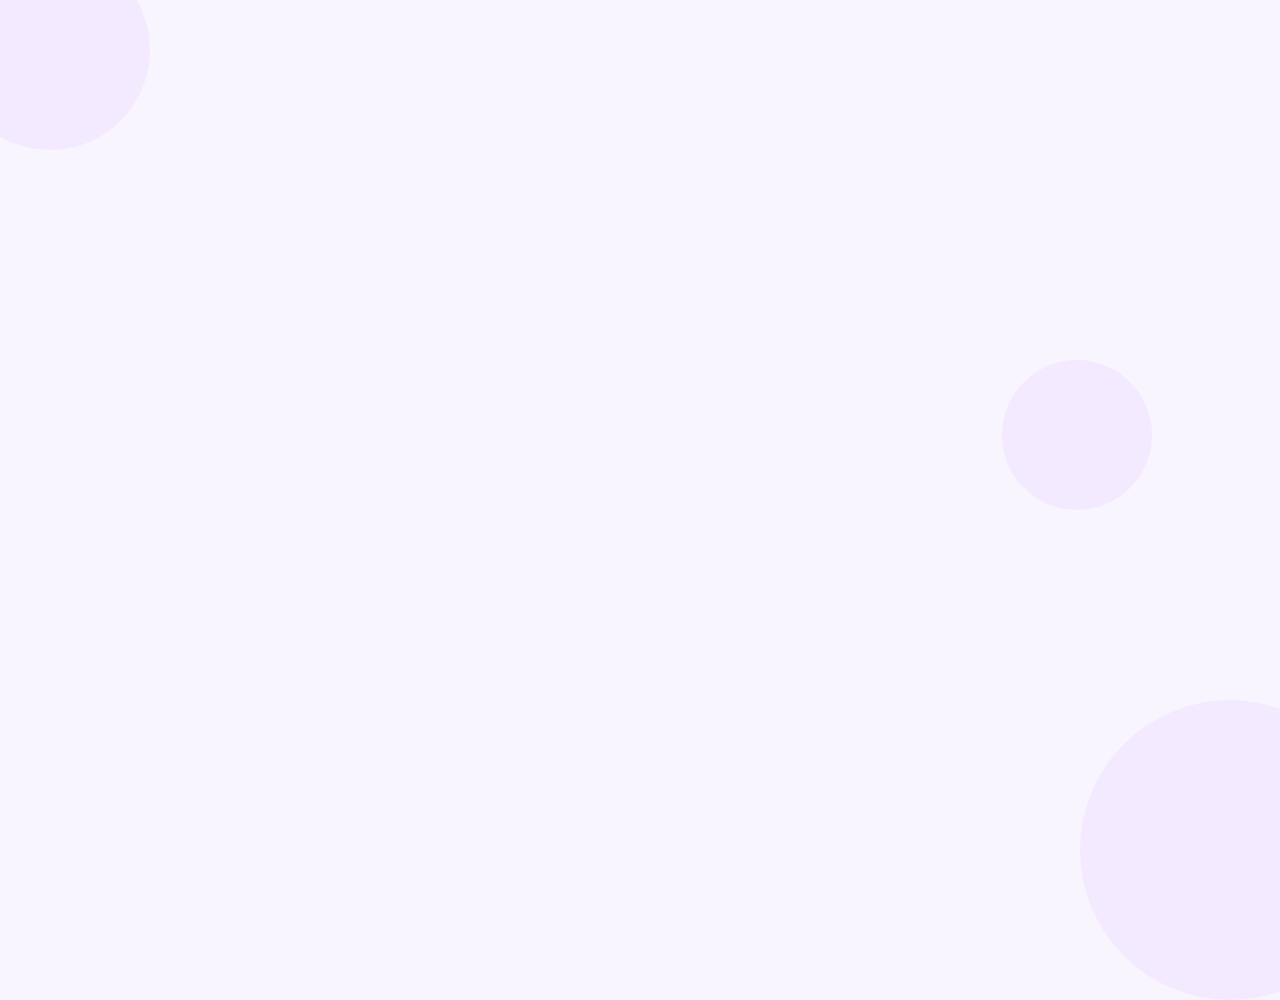
<file: cards.htm>
<!DOCTYPE html>
<html lang="en">
<head>
    <meta charset="UTF-8">
    <meta name="viewport" content="width=device-width, initial-scale=1.0">
    <title>Perimenopause Symptoms Checker</title>
    <style>
        * {
            margin: 0;
            padding: 0;
            box-sizing: border-box;
            font-family: 'Poppins', sans-serif;
        }
        
        body {
            background-color: #f8f5ff;
            color: #333;
            line-height: 1.6;
        }
        
        .symptoms-checker {
            max-width: 1200px;
            margin: 0 auto;
            padding: 80px 20px;
        }
        
        .symptoms-header {
            text-align: center;
            margin-bottom: 60px;
            position: relative;
        }
        
        .symptoms-title {
            font-size: 2.5rem;
            font-weight: 700;
            color: #5a287d;
            margin-bottom: 20px;
            position: relative;
            display: inline-block;
        }
        
        .symptoms-title::before {
            content: '';
            position: absolute;
            width: 60px;
            height: 60px;
            background-color: rgba(230, 190, 255, 0.3);
            border-radius: 50%;
            top: -15px;
            left: -20px;
            z-index: -1;
        }
        
        .symptoms-subtitle {
            font-size: 1.2rem;
            color: #7d5b9e;
            max-width: 700px;
            margin: 0 auto;
        }
        
        .symptoms-container {
            position: relative;
        }
        
        .symptoms-list {
            display: flex;
            flex-wrap: wrap;
            gap: 20px;
            margin-bottom: 50px;
        }
        
        .symptom-item {
            flex: 1 1 220px;
            padding: 30px;
            background: white;
            border-radius: 20px;
            box-shadow: 0 10px 30px rgba(125, 91, 158, 0.08);
            transition: all 0.3s ease;
            position: relative;
            overflow: hidden;
            cursor: pointer;
        }
        
        .symptom-item:hover {
            transform: translateY(-5px);
            box-shadow: 0 15px 40px rgba(125, 91, 158, 0.15);
        }
        
        .symptom-badge {
            position: absolute;
            top: 0;
            right: 0;
            width: 0;
            height: 0;
            border-style: solid;
            border-width: 0 50px 50px 0;
            border-color: transparent #e6beff transparent transparent;
            opacity: 0;
            transition: all 0.3s ease;
        }
        
        .symptom-item:hover .symptom-badge {
            opacity: 1;
        }
        
        .symptom-icon {
            width: 50px;
            height: 50px;
            background: linear-gradient(135deg, #f5eeff 0%, #e6beff 100%);
            border-radius: 12px;
            display: flex;
            align-items: center;
            justify-content: center;
            margin-bottom: 20px;
            transition: all 0.3s ease;
        }
        
        .symptom-item:hover .symptom-icon {
            transform: scale(1.1);
            background: linear-gradient(135deg, #e6beff 0%, #ca8dff 100%);
        }
        
        .symptom-icon svg {
            width: 24px;
            height: 24px;
            fill: #5a287d;
        }
        
        .symptom-name {
            font-size: 1.2rem;
            font-weight: 600;
            color: #5a287d;
            margin-bottom: 10px;
            transition: all 0.3s ease;
        }
        
        .symptom-item:hover .symptom-name {
            color: #7d5b9e;
        }
        
        .symptom-description {
            font-size: 0.95rem;
            color: #666;
            line-height: 1.5;
        }
        
        .action-container {
            text-align: center;
            margin-top: 30px;
            padding: 40px;
            background: linear-gradient(135deg, #7d5b9e 0%, #5a287d 100%);
            border-radius: 20px;
            box-shadow: 0 15px 40px rgba(90, 40, 125, 0.2);
            color: white;
        }
        
        .action-title {
            font-size: 1.8rem;
            font-weight: 700;
            margin-bottom: 15px;
        }
        
        .action-subtitle {
            font-size: 1.1rem;
            max-width: 700px;
            margin: 0 auto 30px;
            opacity: 0.9;
        }
        
        .action-button {
            padding: 16px 40px;
            font-size: 1.1rem;
            font-weight: 600;
            background: white;
            color: #5a287d;
            border: none;
            border-radius: 50px;
            cursor: pointer;
            transition: all 0.3s ease;
            box-shadow: 0 10px 20px rgba(0, 0, 0, 0.1);
        }
        
        .action-button:hover {
            transform: scale(1.05);
            box-shadow: 0 15px 30px rgba(0, 0, 0, 0.15);
        }
        
        .circle-decoration {
            position: absolute;
            border-radius: 50%;
            background: rgba(230, 190, 255, 0.2);
            z-index: -1;
        }
        
        .circle-1 {
            width: 200px;
            height: 200px;
            top: -50px;
            left: -50px;
        }
        
        .circle-2 {
            width: 300px;
            height: 300px;
            bottom: -100px;
            right: -100px;
        }
        
        .circle-3 {
            width: 150px;
            height: 150px;
            top: 40%;
            right: 10%;
        }
        
        @media (max-width: 768px) {
            .symptoms-title {
                font-size: 2rem;
            }
            
            .symptoms-subtitle {
                font-size: 1rem;
            }
            
            .symptom-item {
                flex: 1 1 100%;
            }
            
            .action-title {
                font-size: 1.5rem;
            }
        }
        
        /* Animation keyframes */
        @keyframes fadeIn {
            from { opacity: 0; }
            to { opacity: 1; }
        }
        
        .fade-in {
            opacity: 0;
            animation: fadeIn 0.8s ease forwards;
        }
        
        .delay-1 { animation-delay: 0.1s; }
        .delay-2 { animation-delay: 0.2s; }
        .delay-3 { animation-delay: 0.3s; }
        .delay-4 { animation-delay: 0.4s; }
        .delay-5 { animation-delay: 0.5s; }
        .delay-6 { animation-delay: 0.6s; }
        .delay-7 { animation-delay: 0.7s; }
        .delay-8 { animation-delay: 0.8s; }
        .delay-9 { animation-delay: 0.9s; }
        .delay-10 { animation-delay: 1s; }
        .delay-11 { animation-delay: 1.1s; }
        .delay-12 { animation-delay: 1.2s; }
        
        /* Checkbox styling */
        .checkbox-container {
            display: flex;
            align-items: center;
            margin-top: 15px;
        }
        
        .custom-checkbox {
            width: 20px;
            height: 20px;
            border: 2px solid #e6beff;
            border-radius: 4px;
            display: inline-block;
            position: relative;
            margin-right: 10px;
            cursor: pointer;
            transition: all 0.3s ease;
        }
        
        .custom-checkbox svg {
            position: absolute;
            top: 50%;
            left: 50%;
            transform: translate(-50%, -50%);
            width: 12px;
            height: 12px;
            display: none;
        }
        
        
        .symptom-item:hover .custom-checkbox {
            border-color: #7d5b9e;
        }
        
        
    </style>
</head>
<body>
    <section class="symptoms-checker">
        <div class="circle-decoration circle-1"></div>
        <div class="circle-decoration circle-2"></div>
        <div class="circle-decoration circle-3"></div>
        
        <header class="symptoms-header fade-in">
            <h2 class="symptoms-title">Are You Noticing Any Of These Perimenopause Symptoms?</h2>
          
        </header>
        
        <div class="symptoms-container">
            <div class="symptoms-list">
                <div class="symptom-item fade-in delay-1">
                    <div class="symptom-badge"></div>
                    <div class="symptom-icon">
                        <svg viewBox="0 0 24 24" xmlns="http://www.w3.org/2000/svg">
                            <path d="M19,5h-2V3a1,1,0,0,0-2,0V5H9V3A1,1,0,0,0,7,3V5H5A3,3,0,0,0,2,8v8a3,3,0,0,0,3,3H19a3,3,0,0,0,3-3V8A3,3,0,0,0,19,5Zm1,11a1,1,0,0,1-1,1H5a1,1,0,0,1-1-1V8A1,1,0,0,1,5,7H7V8A1,1,0,0,0,9,8V7h6V8a1,1,0,0,0,2,0V7h2a1,1,0,0,1,1,1Z"/>
                        </svg>
                    </div>
                    <h3 class="symptom-name">Irregular Periods</h3>
                    
                </div>
                
                <div class="symptom-item fade-in delay-2">
                    <div class="symptom-badge"></div>
                    <div class="symptom-icon">
                        <svg viewBox="0 0 24 24" xmlns="http://www.w3.org/2000/svg">
                            <path d="M12,3.57a1,1,0,0,0,1-1V1a1,1,0,0,0-2,0V2.57A1,1,0,0,0,12,3.57Z"/>
                            <path d="M16,5a1,1,0,0,0,.71-.29l1-1a1,1,0,0,0-1.42-1.42l-1,1A1,1,0,0,0,16,5Z"/>
                            <path d="M21,11H19.43a1,1,0,0,0,0,2H21a1,1,0,0,0,0-2Z"/>
                            <path d="M17.31,15.29a1,1,0,0,0-1.42,1.42l1,1a1,1,0,0,0,1.42,0,1,1,0,0,0,0-1.42Z"/>
                            <path d="M12,20.43a1,1,0,0,0-1,1V23a1,1,0,0,0,2,0V21.43A1,1,0,0,0,12,20.43Z"/>
                            <path d="M6.69,15.29l-1,1a1,1,0,0,0,0,1.42,1,1,0,0,0,1.42,0l1-1a1,1,0,0,0-1.42-1.42Z"/>
                            <path d="M4.57,12a1,1,0,0,0-1-1H2a1,1,0,0,0,0,2H3.57A1,1,0,0,0,4.57,12Z"/>
                            <path d="M8,5a1,1,0,0,0,.71-.29,1,1,0,0,0,0-1.42l-1-1A1,1,0,0,0,6.29,3.71Z"/>
                            <path d="M12,6a6,6,0,1,0,6,6A6,6,0,0,0,12,6Zm0,10a4,4,0,1,1,4-4A4,4,0,0,1,12,16Z"/>
                        </svg>
                    </div>
                    <h3 class="symptom-name">Hot Flashes & Night Sweats</h3>
                    
                </div>
                
                <div class="symptom-item fade-in delay-3">
                    <div class="symptom-badge"></div>
                    <div class="symptom-icon">
                        <svg viewBox="0 0 24 24" xmlns="http://www.w3.org/2000/svg">
                            <path d="M18,2H6A1,1,0,0,0,5,3V21a1,1,0,0,0,1,1H18a1,1,0,0,0,1-1V3A1,1,0,0,0,18,2ZM17,20H7V4H17Z"/>
                            <path d="M13,9H11a1,1,0,0,0,0,2h2a1,1,0,0,0,0-2Z"/>
                            <path d="M13,13H11a1,1,0,0,0,0,2h2a1,1,0,0,0,0-2Z"/>
                        </svg>
                    </div>
                    <h3 class="symptom-name">Sudden Weight Gain</h3>
                    
                </div>
                
                <div class="symptom-item fade-in delay-4">
                    <div class="symptom-badge"></div>
                    <div class="symptom-icon">
                        <svg viewBox="0 0 24 24" xmlns="http://www.w3.org/2000/svg">
                            <path d="M9,11h6a1,1,0,0,0,0-2H9a1,1,0,0,0,0,2Z"/>
                            <path d="M9,7h6a1,1,0,0,0,0-2H9A1,1,0,0,0,9,7Z"/>
                            <path d="M9,15h4a1,1,0,0,0,0-2H9a1,1,0,0,0,0,2Z"/>
                            <path d="M19,2H5A3,3,0,0,0,2,5V19a3,3,0,0,0,3,3H19a3,3,0,0,0,3-3V5A3,3,0,0,0,19,2Zm1,17a1,1,0,0,1-1,1H5a1,1,0,0,1-1-1V5A1,1,0,0,1,5,4H19a1,1,0,0,1,1,1Z"/>
                        </svg>
                    </div>
                    <h3 class="symptom-name">Sleep Issues & Insomnia</h3>
                  
                </div>
                
                <div class="symptom-item fade-in delay-5">
                    <div class="symptom-badge"></div>
                    <div class="symptom-icon">
                        <svg viewBox="0 0 24 24" xmlns="http://www.w3.org/2000/svg">
                            <path d="M17.47,9.29l-4-4a1,1,0,0,0-1.42,1.42l4,4a1,1,0,0,0,1.42,0A1,1,0,0,0,17.47,9.29Z"/>
                            <path d="M17,18H7a1,1,0,0,0,0,2H17a1,1,0,0,0,0-2Z"/>
                            <path d="M7.2,11l4-4A1,1,0,0,0,9.8,5.6l-4,4a1,1,0,0,0,1.4,1.4Z"/>
                            <path d="M19,4H5A3,3,0,0,0,2,7V17a3,3,0,0,0,3,3H19a3,3,0,0,0,3-3V7A3,3,0,0,0,19,4Zm1,13a1,1,0,0,1-1,1H5a1,1,0,0,1-1-1V7A1,1,0,0,1,5,6H19a1,1,0,0,1,1,1Z"/>
                        </svg>
                    </div>
                    <h3 class="symptom-name">Low Energy & Constant Fatigue</h3>
                   
                </div>
                
                <div class="symptom-item fade-in delay-6">
                    <div class="symptom-badge"></div>
                    <div class="symptom-icon">
                        <svg viewBox="0 0 24 24" xmlns="http://www.w3.org/2000/svg">
                            <path d="M21,11H19.93A8,8,0,0,0,13,4.07V3a1,1,0,0,0-2,0V4.07A8,8,0,0,0,4.07,11H3a1,1,0,0,0,0,2H4.07A8,8,0,0,0,11,19.93V21a1,1,0,0,0,2,0V19.93A8,8,0,0,0,19.93,13H21a1,1,0,0,0,0-2Zm-9,7A6,6,0,0,1,6,12a5.94,5.94,0,0,1,.86-3.09l7.23,7.23A5.94,5.94,0,0,1,12,18Zm5.14-3.91L9.91,6.86A5.94,5.94,0,0,1,12,6a6,6,0,0,1,6,6A5.94,5.94,0,0,1,17.14,14.09Z"/>
                        </svg>
                    </div>
                    <h3 class="symptom-name">Joint & Muscle Pain</h3>
                </div>
                
                <div class="symptom-item fade-in delay-7">
                    <div class="symptom-badge"></div>
                    <div class="symptom-icon">
                        <svg viewBox="0 0 24 24" xmlns="http://www.w3.org/2000/svg">
                            <path d="M14.83,11.29,10.59,7.05a1,1,0,0,0-1.42,0,1,1,0,0,0,0,1.41L12.71,12,9.17,15.54a1,1,0,0,0,0,1.41,1,1,0,0,0,.71.29,1,1,0,0,0,.71-.29l4.24-4.24A1,1,0,0,0,14.83,11.29Z"/>
                        </svg>
                    </div>
                    <h3 class="symptom-name">Mood Swings or Irritability</h3>
                </div>
                
                <div class="symptom-item fade-in delay-8">
                    <div class="symptom-badge"></div>
                    <div class="symptom-icon">
                        <svg viewBox="0 0 24 24" xmlns="http://www.w3.org/2000/svg">
                            <path d="M14,15h-4a1,1,0,0,0,0,2h4a1,1,0,0,0,0-2Z"/>
                            <path d="M19,3H5A3,3,0,0,0,2,6v8a3,3,0,0,0,3,3H8v2H5a1,1,0,0,0,0,2H19a1,1,0,0,0,0-2H16V17h3a3,3,0,0,0,3-3V6A3,3,0,0,0,19,3Zm1,11a1,1,0,0,1-1,1H5a1,1,0,0,1-1-1V6A1,1,0,0,1,5,5H19a1,1,0,0,1,1,1Z"/>
                        </svg>
                    </div>
                    <h3 class="symptom-name">Skin Dryness & Wrinkles</h3>
                </div>
                
                <div class="symptom-item fade-in delay-9">
                    <div class="symptom-badge"></div>
                    <div class="symptom-icon">
                        <svg viewBox="0 0 24 24" xmlns="http://www.w3.org/2000/svg">
                            <path d="M10,6A1,1,0,0,0,9,7v8a1,1,0,0,0,1.5.86l6-4a1,1,0,0,0,0-1.72l-6-4A1,1,0,0,0,10,6Z"/>
                        </svg>
                    </div>
                    <h3 class="symptom-name">Hair Thinning or Loss</h3>
                   
                </div>

                <div class="symptom-item fade-in delay-9">
                    <div class="symptom-badge"></div>
                    <div class="symptom-icon">
                        <svg viewBox="0 0 24 24" xmlns="http://www.w3.org/2000/svg">
                            <path d="M10,6A1,1,0,0,0,9,7v8a1,1,0,0,0,1.5.86l6-4a1,1,0,0,0,0-1.72l-6-4A1,1,0,0,0,10,6Z"/>
                        </svg>
                    </div>
                    <h3 class="symptom-name">anxiety</h3>
                   
                </div>

                <div class="symptom-item fade-in delay-9">
                    <div class="symptom-badge"></div>
                    <div class="symptom-icon">
                        <svg viewBox="0 0 24 24" xmlns="http://www.w3.org/2000/svg">
                            <path d="M10,6A1,1,0,0,0,9,7v8a1,1,0,0,0,1.5.86l6-4a1,1,0,0,0,0-1.72l-6-4A1,1,0,0,0,10,6Z"/>
                        </svg>
                    </div>
                    <h3 class="symptom-name">depression</h3>
                   
                </div>

                <div class="symptom-item fade-in delay-9">
                    <div class="symptom-badge"></div>
                    <div class="symptom-icon">
                        <svg viewBox="0 0 24 24" xmlns="http://www.w3.org/2000/svg">
                            <path d="M10,6A1,1,0,0,0,9,7v8a1,1,0,0,0,1.5.86l6-4a1,1,0,0,0,0-1.72l-6-4A1,1,0,0,0,10,6Z"/>
                        </svg>
                    </div>
                    <h3 class="symptom-name">Intimacy challenges</h3>
                    
                </div>


            </div>
            
        </div>
    </section>

    

</body>
</html>
</file>
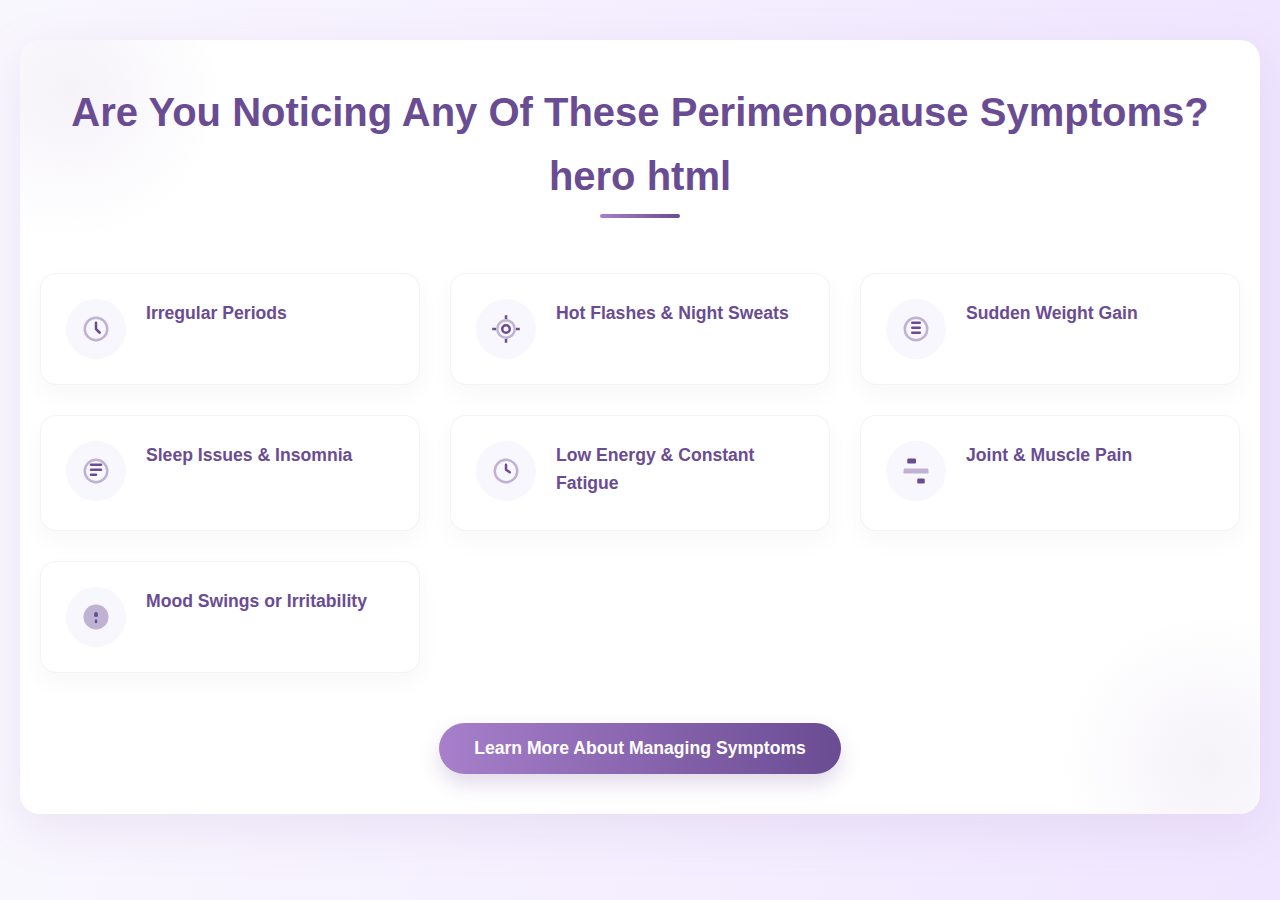
<file: hero.htm>
<!DOCTYPE html>
<html lang="en">
<head>
    <meta charset="UTF-8">
    <meta name="viewport" content="width=device-width, initial-scale=1.0">
    <title>Perimenopause Symptoms</title>
    <style>
        * {
            margin: 0;
            padding: 0;
            box-sizing: border-box;
            font-family: 'Montserrat', sans-serif;
        }
        
        body {
            background: linear-gradient(to right, #f9f7fe, #f0e6ff);
            color: #333;
            line-height: 1.6;
            padding: 40px 20px;
        }
        
        .symptoms-section {
            max-width: 1500px;
            margin: 0 auto;
            padding: 40px 20px;
            background-color: white;
            border-radius: 20px;
            box-shadow: 0 15px 50px rgba(158, 125, 190, 0.15);
            position: relative;
            overflow: hidden;
        }
        
        .accent-blob {
            position: absolute;
            width: 300px;
            height: 300px;
            background: radial-gradient(circle, rgba(158, 125, 190, 0.1) 0%, rgba(255, 255, 255, 0) 70%);
            border-radius: 100%;
            z-index: 0;
        }
        
        .blob-1 {
            top: -100px;
            left: -100px;
        }
        
        .blob-2 {
            bottom: -100px;
            right: -100px;
        }
        
        .section-header {
            text-align: center;
            margin-bottom: 50px;
            position: relative;
            z-index: 1;
        }
        
        .section-title {
            font-size: 2.5rem;
            font-weight: 700;
            color: #6a4c93;
            margin-bottom: 15px;
            position: relative;
            display: inline-block;
        }
        
        .section-title::after {
            content: '';
            position: absolute;
            bottom: -10px;
            left: 50%;
            transform: translateX(-50%);
            width: 80px;
            height: 4px;
            background: linear-gradient(to right, #a77fca, #6a4c93);
            border-radius: 2px;
        }
        
        .symptoms-grid {
            display: grid;
            grid-template-columns: repeat(auto-fit, minmax(280px, 1fr));
            gap: 30px;
            position: relative;
            z-index: 1;
        }
        
        .symptom-card {
            background: white;
            border-radius: 16px;
            padding: 25px;
            transition: all 0.3s ease;
            display: flex;
            align-items: flex-start;
            box-shadow: 0 10px 25px rgba(0,0,0,0.03);
            border: 1px solid rgba(158, 125, 190, 0.1);
            position: relative;
            overflow: hidden;
        }
        
        .symptom-card:hover {
            transform: translateY(-5px);
            box-shadow: 0 15px 35px rgba(158, 125, 190, 0.2);
            border-color: rgba(158, 125, 190, 0.3);
        }
        
        .symptom-card::before {
            content: '';
            position: absolute;
            top: 0;
            left: 0;
            width: 5px;
            height: 0;
            background: linear-gradient(to bottom, #a77fca, #6a4c93);
            transition: height 0.5s ease;
        }
        
        .symptom-card:hover::before {
            height: 100%;
        }
        
        .icon-container {
            width: 60px;
            height: 60px;
            background-color: #f9f7fe;
            border-radius: 50%;
            display: flex;
            justify-content: center;
            align-items: center;
            margin-right: 20px;
            position: relative;
            transition: all 0.3s ease;
        }
        
        .symptom-card:hover .icon-container {
            background-color: #e9e1f8;
        }
        
        .icon {
            width: 30px;
            height: 30px;
            fill: #6a4c93;
            transition: all 0.3s ease;
        }
        
        .symptom-card:hover .icon {
            transform: scale(1.1);
        }
        
        .symptom-content {
            flex: 1;
        }
        
        .symptom-title {
            font-size: 1.1rem;
            font-weight: 600;
            color: #6a4c93;
            margin-bottom: 8px;
        }
        
        .symptom-description {
            font-size: 0.95rem;
            color: #666;
            line-height: 1.5;
        }
        
        .cta-container {
            text-align: center;
            margin-top: 50px;
            position: relative;
            z-index: 1;
        }
        
        .cta-button {
            padding: 15px 35px;
            font-size: 1.1rem;
            font-weight: 600;
            background: linear-gradient(to right, #a77fca, #6a4c93);
            color: white;
            border: none;
            border-radius: 50px;
            cursor: pointer;
            transition: all 0.3s ease;
            box-shadow: 0 10px 20px rgba(106, 76, 147, 0.2);
        }
        
        .cta-button:hover {
            transform: translateY(-3px);
            box-shadow: 0 15px 30px rgba(106, 76, 147, 0.3);
        }
        
        @media (max-width: 768px) {
            .section-title {
                font-size: 2rem;
            }
            
            .symptoms-grid {
                grid-template-columns: 1fr;
            }
        }
        
        /* Animation for cards */
        @keyframes fadeInUp {
            from {
                opacity: 0;
                transform: translateY(20px);
            }
            to {
                opacity: 1;
                transform: translateY(0);
            }
        }
        
        .symptom-card {
            opacity: 0;
            animation: fadeInUp 0.6s ease forwards;
        }
        
        .symptom-card:nth-child(1) { animation-delay: 0.1s; }
        .symptom-card:nth-child(2) { animation-delay: 0.2s; }
        .symptom-card:nth-child(3) { animation-delay: 0.3s; }
        .symptom-card:nth-child(4) { animation-delay: 0.4s; }
        .symptom-card:nth-child(5) { animation-delay: 0.5s; }
        .symptom-card:nth-child(6) { animation-delay: 0.6s; }
        .symptom-card:nth-child(7) { animation-delay: 0.7s; }
        .symptom-card:nth-child(8) { animation-delay: 0.8s; }
    </style>
</head>
<body>
    <section class="symptoms-section">
        <div class="accent-blob blob-1"></div>
        <div class="accent-blob blob-2"></div>
        
        <header class="section-header">
            <h2 class="section-title">Are You Noticing Any Of These Perimenopause Symptoms? hero html</h2>
        </header>
        
        <div class="symptoms-grid">
            <div class="symptom-card">
                <div class="icon-container">
                    <svg class="icon" xmlns="http://www.w3.org/2000/svg" viewBox="0 0 24 24">
                        <path d="M12,2A10,10,0,1,0,22,12,10,10,0,0,0,12,2Zm0,18a8,8,0,1,1,8-8A8,8,0,0,1,12,20Z" opacity="0.4"/>
                        <path d="M12,6a1,1,0,0,0-1,1v5a1,1,0,0,0,.293.707l3,3a1,1,0,0,0,1.414-1.414L13,11.586V7A1,1,0,0,0,12,6Z"/>
                    </svg>
                </div>
                <div class="symptom-content">
                    <h3 class="symptom-title">Irregular Periods</h3>
                    <!-- <p class="symptom-description">Changes in cycle length, flow, and unpredictable timing as hormones fluctuate.</p> -->
                </div>
            </div>
            
            <div class="symptom-card">
                <div class="icon-container">
                    <svg class="icon" xmlns="http://www.w3.org/2000/svg" viewBox="0 0 24 24">
                        <path d="M12,4a8,8,0,1,0,8,8A8,8,0,0,0,12,4Zm0,14a6,6,0,1,1,6-6A6,6,0,0,1,12,18Z" opacity="0.4"/>
                        <path d="M12,8a4,4,0,1,0,4,4A4,4,0,0,0,12,8Zm0,6a2,2,0,1,1,2-2A2,2,0,0,1,12,14Z"/>
                        <rect x="11" y="1" width="2" height="3"/>
                        <rect x="11" y="20" width="2" height="3"/>
                        <rect x="1" y="11" width="3" height="2"/>
                        <rect x="20" y="11" width="3" height="2"/>
                    </svg>
                </div>
                <div class="symptom-content">
                    <h3 class="symptom-title">Hot Flashes & Night Sweats</h3>
                    <!-- <p class="symptom-description">Sudden feelings of warmth spreading throughout your body, often accompanied by sweating.</p> -->
                </div>
            </div>
            
            <div class="symptom-card">
                <div class="icon-container">
                    <svg class="icon" xmlns="http://www.w3.org/2000/svg" viewBox="0 0 24 24">
                        <path d="M12,2A10,10,0,1,0,22,12,10,10,0,0,0,12,2Zm0,18a8,8,0,1,1,8-8A8,8,0,0,1,12,20Z" opacity="0.4"/>
                        <path d="M15,10H9a1,1,0,0,0,0,2h6a1,1,0,0,0,0-2Z"/>
                        <path d="M15,14H9a1,1,0,0,0,0,2h6a1,1,0,0,0,0-2Z"/>
                        <path d="M15,6H9A1,1,0,0,0,9,8h6a1,1,0,0,0,0-2Z"/>
                    </svg>
                </div>
                <div class="symptom-content">
                    <h3 class="symptom-title">Sudden Weight Gain</h3>
                    <!-- <p class="symptom-description">Especially around the belly, despite maintaining normal diet and exercise routines.</p> -->
                </div>
            </div>
            
            <div class="symptom-card">
                <div class="icon-container">
                    <svg class="icon" xmlns="http://www.w3.org/2000/svg" viewBox="0 0 24 24">
                        <path d="M12,2A10,10,0,1,0,22,12,10,10,0,0,0,12,2Zm0,18a8,8,0,1,1,8-8A8,8,0,0,1,12,20Z" opacity="0.4"/>
                        <path d="M17,11a1,1,0,0,0-1-1H8a1,1,0,0,0,0,2h8A1,1,0,0,0,17,11Z"/>
                        <path d="M17,7a1,1,0,0,0-1-1H8A1,1,0,0,0,8,8h8A1,1,0,0,0,17,7Z"/>
                        <path d="M8,16h4a1,1,0,0,0,0-2H8a1,1,0,0,0,0,2Z"/>
                    </svg>
                </div>
                <div class="symptom-content">
                    <h3 class="symptom-title">Sleep Issues & Insomnia</h3>
                    <!-- <p class="symptom-description">Difficulty falling asleep, staying asleep, or experiencing restful sleep.</p> -->
                </div>
            </div>
            
            <div class="symptom-card">
                <div class="icon-container">
                    <svg class="icon" xmlns="http://www.w3.org/2000/svg" viewBox="0 0 24 24">
                        <path d="M12,2A10,10,0,1,0,22,12,10,10,0,0,0,12,2Zm0,18a8,8,0,1,1,8-8A8,8,0,0,1,12,20Z" opacity="0.4"/>
                        <path d="M12,6a1,1,0,0,0-1,1v4a1,1,0,0,0,.5.87l3,2a1,1,0,0,0,1.37-.37,1,1,0,0,0-.37-1.37L13,10.42V7A1,1,0,0,0,12,6Z"/>
                    </svg>
                </div>
                <div class="symptom-content">
                    <h3 class="symptom-title">Low Energy & Constant Fatigue</h3>
                    <!-- <p class="symptom-description">Persistent tiredness that doesn't improve with rest or sleep.</p> -->
                </div>
            </div>
            
            <div class="symptom-card">
                <div class="icon-container">
                    <svg class="icon" xmlns="http://www.w3.org/2000/svg" viewBox="0 0 24 24">
                        <path d="M21,10H3A1,1,0,0,0,2,11v2a1,1,0,0,0,1,1H21a1,1,0,0,0,1-1V11A1,1,0,0,0,21,10Z" opacity="0.4"/>
                        <path d="M6,6h5a1,1,0,0,0,1-1V3a1,1,0,0,0-1-1H6A1,1,0,0,0,5,3V5A1,1,0,0,0,6,6Z"/>
                        <path d="M14,22h4a1,1,0,0,0,1-1V19a1,1,0,0,0-1-1H14a1,1,0,0,0-1,1v2A1,1,0,0,0,14,22Z"/>
                    </svg>
                </div>
                <div class="symptom-content">
                    <h3 class="symptom-title">Joint & Muscle Pain</h3>
                    <!-- <p class="symptom-description">Increased aches, stiffness, and discomfort in joints and muscles.</p> -->
                </div>
            </div>
            
            <div class="symptom-card">
                <div class="icon-container">
                    <svg class="icon" xmlns="http://www.w3.org/2000/svg" viewBox="0 0 24 24">
                        <circle cx="12" cy="12" r="10" opacity="0.4"/>
                        <path d="M12,14a1,1,0,0,0-1,1v1a1,1,0,0,0,2,0V15A1,1,0,0,0,12,14Z"/>
                        <path d="M12,8a1.5,1.5,0,0,0-1.5,1.5v1a1.5,1.5,0,0,0,3,0v-1A1.5,1.5,0,0,0,12,8Z"/>
                    </svg>
                </div>
                <div class="symptom-content">
                    <h3 class="symptom-title">Mood Swings or Irritability</h3>
                    <!-- <p class="symptom-description">Unexpected emotional changes, irritability, anxiety, or feelings of sadness.</p> -->
                </div>
            </div>
            
            <div class="symptom-card">
                <div class="icon-container">
                    <svg class="icon" xmlns="http://www.w3.org/2000/svg" viewBox="0 0 24 24">
                        <path d="M12,2A10,10,0,1,0,22,12,10,10,0,0,0,12,2Zm0,18a8,8,0,1,1,8-8A8,8,0,0,1,12,20Z" opacity="0.4"/>
                        <path d="M17.67,10.46l-6-3A1,1,0,0,0,10,8.38v6a1,1,0,0,0,.47.85A1,1,0,0,0,11,15.38a1,1,0,0,0,.47-.12l6-3a1,1,0,0,0,0-1.76Z"/>
                    </svg>
                </div>
                <div class="symptom-content">
                    <h3 class="symptom-title">Skin Dryness & Wrinkles</h3>
                    <!-- <p class="symptom-description">Loss of skin elasticity, increased dryness, and more noticeable fine lines.</p> -->
                </div>
            </div>
        </div>
        
        <div class="cta-container">
            <button class="cta-button">Learn More About Managing Symptoms</button>
        </div>
    </section>

    <script>
        // Add intersection observer to trigger animations when in view
        const observer = new IntersectionObserver((entries) => {
            entries.forEach(entry => {
                if (entry.isIntersecting) {
                    const cards = entry.target.querySelectorAll('.symptom-card');
                    cards.forEach((card, index) => {
                        setTimeout(() => {
                            card.style.opacity = '1';
                            card.style.transform = 'translateY(0)';
                        }, index * 100);
                    });
                    observer.unobserve(entry.target);
                }
            });
        }, { threshold: 0.1 });

        observer.observe(document.querySelector('.symptoms-grid'));

        // Add hover effect for cards
        document.querySelectorAll('.symptom-card').forEach(card => {
            card.addEventListener('mouseenter', () => {
                card.style.backgroundColor = '#f9f7fe';
            });
            
            card.addEventListener('mouseleave', () => {
                card.style.backgroundColor = 'white';
            });
        });
    </script>
</body>
</html>
</file>
